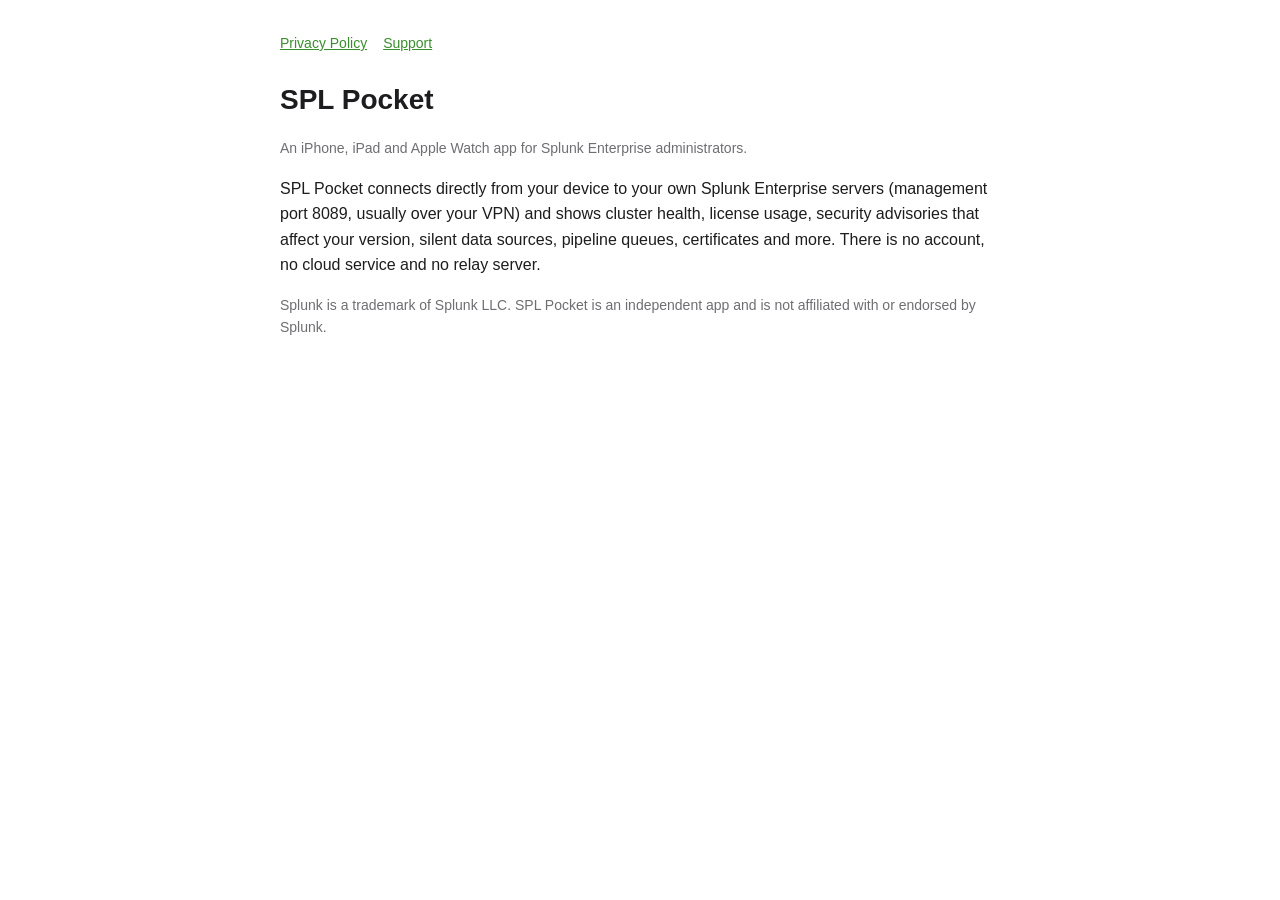
<file: index.html>
<!doctype html>
<html lang="en"><head><meta charset="utf-8"><meta name="viewport" content="width=device-width, initial-scale=1">
<title>SPL Pocket</title><link rel="stylesheet" href="style.css"></head>
<body><main>
<nav><a href="privacy.html">Privacy Policy</a><a href="support.html">Support</a></nav>
<h1>SPL Pocket</h1>
<p class="muted">An iPhone, iPad and Apple Watch app for Splunk Enterprise administrators.</p>
<p>SPL Pocket connects directly from your device to your own Splunk Enterprise servers (management port 8089, usually over your VPN) and shows cluster health, license usage, security advisories that affect your version, silent data sources, pipeline queues, certificates and more. There is no account, no cloud service and no relay server.</p>
<p class="muted">Splunk is a trademark of Splunk LLC. SPL Pocket is an independent app and is not affiliated with or endorsed by Splunk.</p>
</main></body></html>
</file>
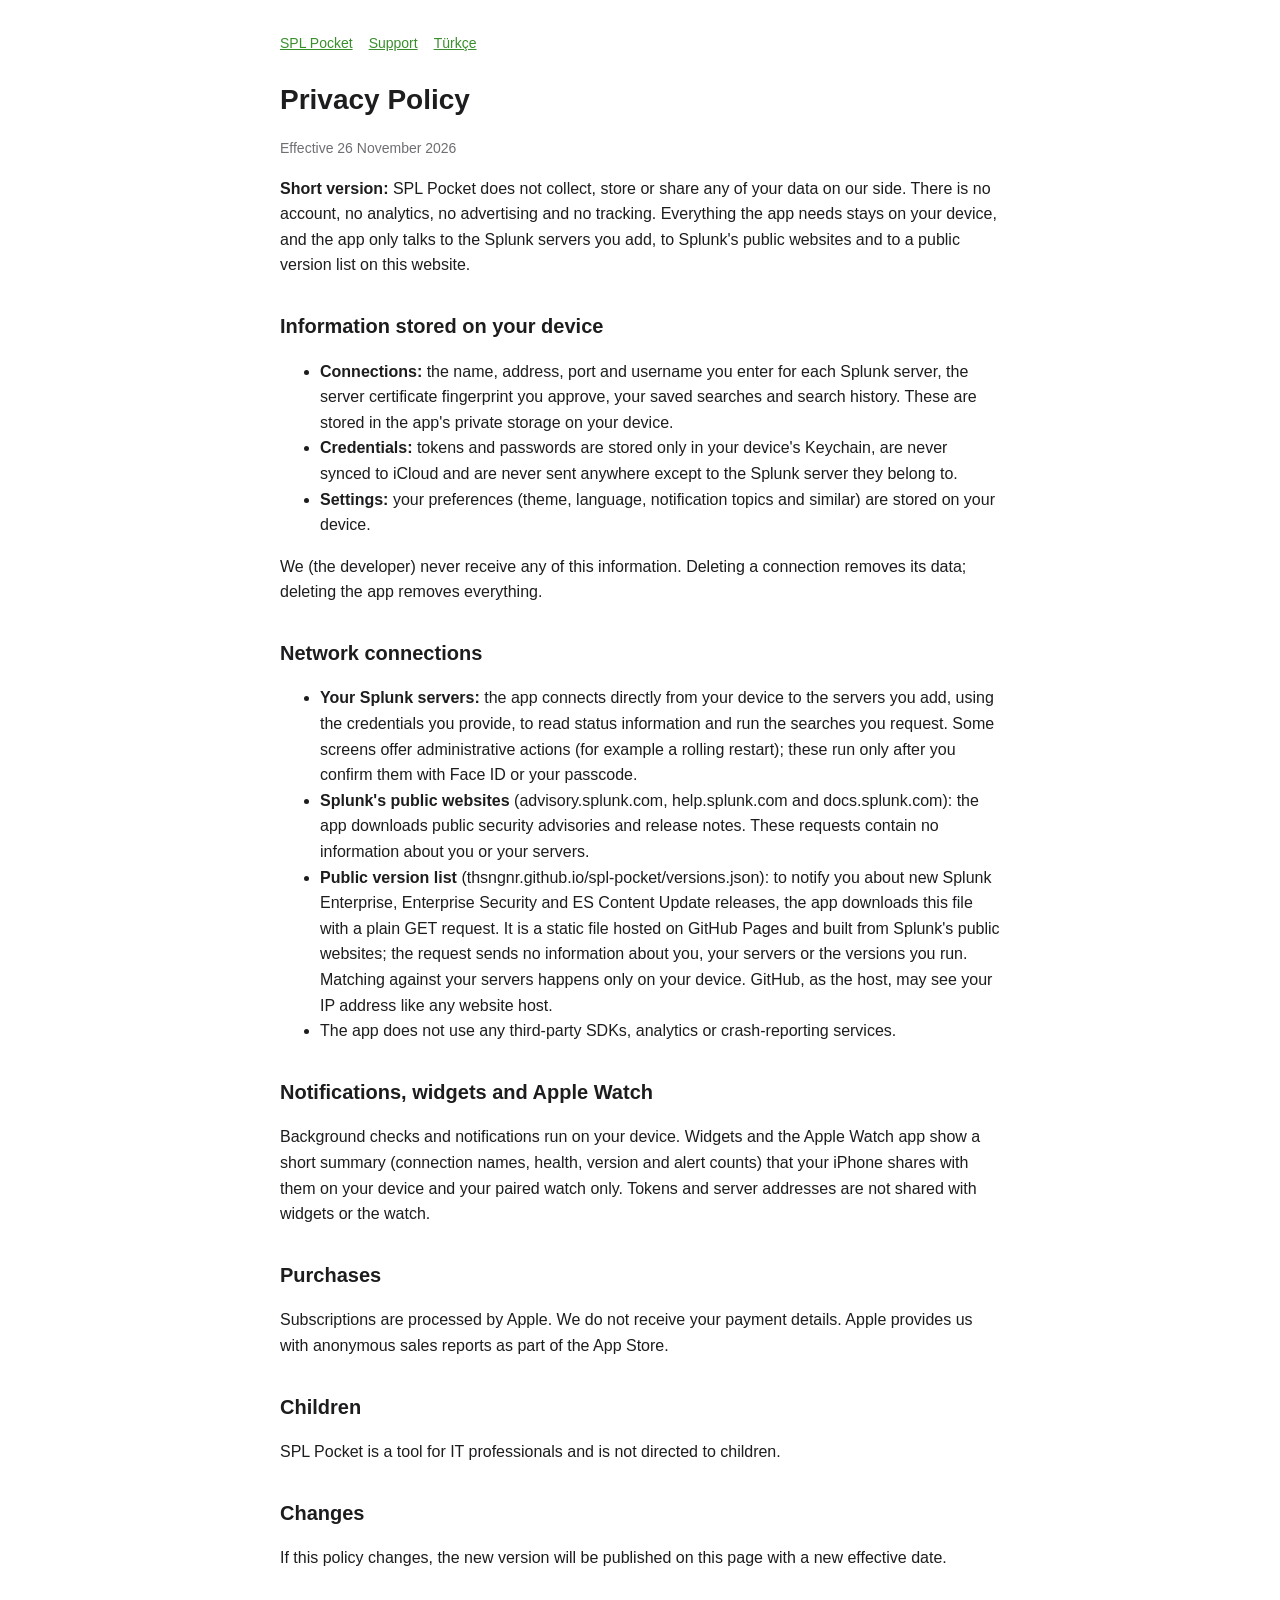
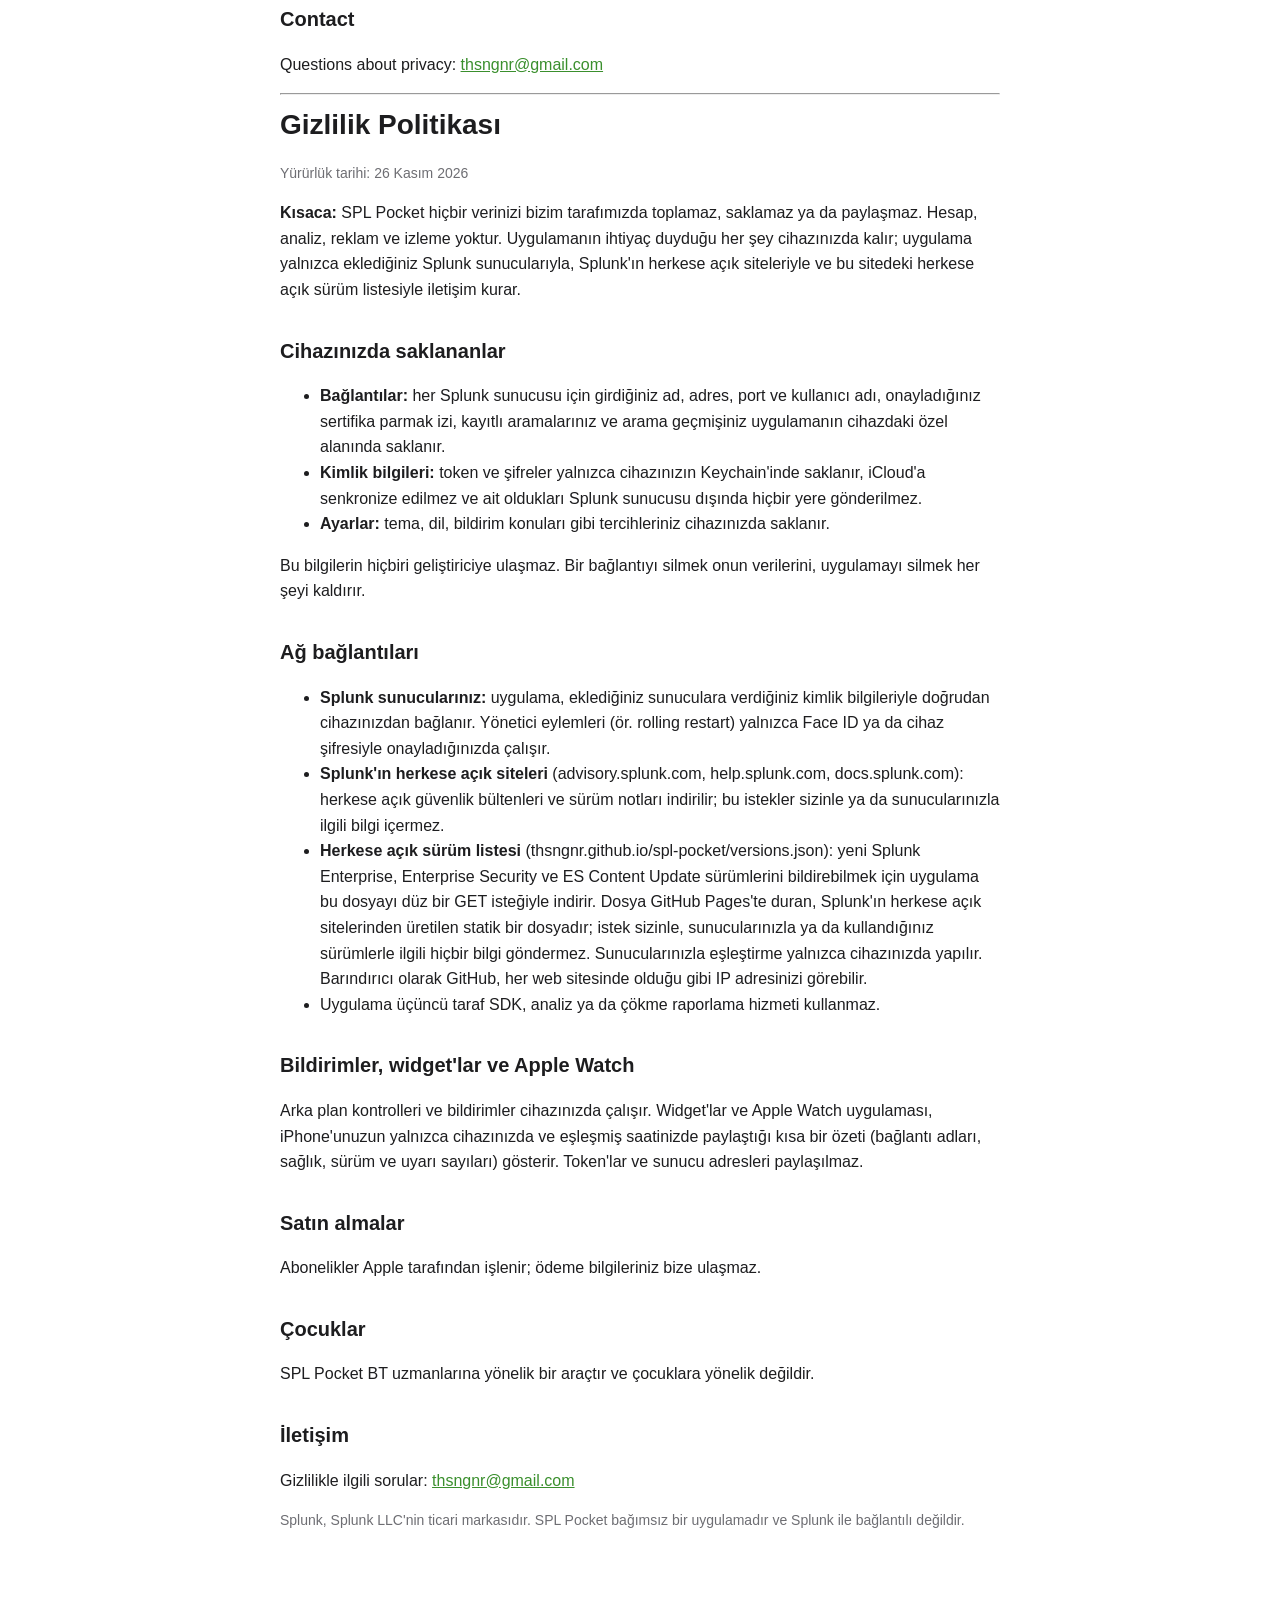
<file: privacy.html>
<!doctype html>
<html lang="en"><head><meta charset="utf-8"><meta name="viewport" content="width=device-width, initial-scale=1">
<title>SPL Pocket – Privacy Policy</title><link rel="stylesheet" href="style.css"></head>
<body><main>
<nav><a href="index.html">SPL Pocket</a><a href="support.html">Support</a><a href="#tr">Türkçe</a></nav>
<h1>Privacy Policy</h1>
<p class="muted">Effective 26 November 2026</p>

<p><strong>Short version:</strong> SPL Pocket does not collect, store or share any of your data on our side. There is no account, no analytics, no advertising and no tracking. Everything the app needs stays on your device, and the app only talks to the Splunk servers you add, to Splunk's public websites and to a public version list on this website.</p>

<h2>Information stored on your device</h2>
<ul>
<li><strong>Connections:</strong> the name, address, port and username you enter for each Splunk server, the server certificate fingerprint you approve, your saved searches and search history. These are stored in the app's private storage on your device.</li>
<li><strong>Credentials:</strong> tokens and passwords are stored only in your device's Keychain, are never synced to iCloud and are never sent anywhere except to the Splunk server they belong to.</li>
<li><strong>Settings:</strong> your preferences (theme, language, notification topics and similar) are stored on your device.</li>
</ul>
<p>We (the developer) never receive any of this information. Deleting a connection removes its data; deleting the app removes everything.</p>

<h2>Network connections</h2>
<ul>
<li><strong>Your Splunk servers:</strong> the app connects directly from your device to the servers you add, using the credentials you provide, to read status information and run the searches you request. Some screens offer administrative actions (for example a rolling restart); these run only after you confirm them with Face ID or your passcode.</li>
<li><strong>Splunk's public websites</strong> (advisory.splunk.com, help.splunk.com and docs.splunk.com): the app downloads public security advisories and release notes. These requests contain no information about you or your servers.</li>
<li><strong>Public version list</strong> (thsngnr.github.io/spl-pocket/versions.json): to notify you about new Splunk Enterprise, Enterprise Security and ES Content Update releases, the app downloads this file with a plain GET request. It is a static file hosted on GitHub Pages and built from Splunk's public websites; the request sends no information about you, your servers or the versions you run. Matching against your servers happens only on your device. GitHub, as the host, may see your IP address like any website host.</li>
<li>The app does not use any third-party SDKs, analytics or crash-reporting services.</li>
</ul>

<h2>Notifications, widgets and Apple Watch</h2>
<p>Background checks and notifications run on your device. Widgets and the Apple Watch app show a short summary (connection names, health, version and alert counts) that your iPhone shares with them on your device and your paired watch only. Tokens and server addresses are not shared with widgets or the watch.</p>

<h2>Purchases</h2>
<p>Subscriptions are processed by Apple. We do not receive your payment details. Apple provides us with anonymous sales reports as part of the App Store.</p>

<h2>Children</h2>
<p>SPL Pocket is a tool for IT professionals and is not directed to children.</p>

<h2>Changes</h2>
<p>If this policy changes, the new version will be published on this page with a new effective date.</p>

<h2>Contact</h2>
<p>Questions about privacy: <a href="mailto:thsngnr@gmail.com">thsngnr@gmail.com</a></p>

<hr>
<h1 id="tr">Gizlilik Politikası</h1>
<p class="muted">Yürürlük tarihi: 26 Kasım 2026</p>
<p><strong>Kısaca:</strong> SPL Pocket hiçbir verinizi bizim tarafımızda toplamaz, saklamaz ya da paylaşmaz. Hesap, analiz, reklam ve izleme yoktur. Uygulamanın ihtiyaç duyduğu her şey cihazınızda kalır; uygulama yalnızca eklediğiniz Splunk sunucularıyla, Splunk'ın herkese açık siteleriyle ve bu sitedeki herkese açık sürüm listesiyle iletişim kurar.</p>
<h2>Cihazınızda saklananlar</h2>
<ul>
<li><strong>Bağlantılar:</strong> her Splunk sunucusu için girdiğiniz ad, adres, port ve kullanıcı adı, onayladığınız sertifika parmak izi, kayıtlı aramalarınız ve arama geçmişiniz uygulamanın cihazdaki özel alanında saklanır.</li>
<li><strong>Kimlik bilgileri:</strong> token ve şifreler yalnızca cihazınızın Keychain'inde saklanır, iCloud'a senkronize edilmez ve ait oldukları Splunk sunucusu dışında hiçbir yere gönderilmez.</li>
<li><strong>Ayarlar:</strong> tema, dil, bildirim konuları gibi tercihleriniz cihazınızda saklanır.</li>
</ul>
<p>Bu bilgilerin hiçbiri geliştiriciye ulaşmaz. Bir bağlantıyı silmek onun verilerini, uygulamayı silmek her şeyi kaldırır.</p>
<h2>Ağ bağlantıları</h2>
<ul>
<li><strong>Splunk sunucularınız:</strong> uygulama, eklediğiniz sunuculara verdiğiniz kimlik bilgileriyle doğrudan cihazınızdan bağlanır. Yönetici eylemleri (ör. rolling restart) yalnızca Face ID ya da cihaz şifresiyle onayladığınızda çalışır.</li>
<li><strong>Splunk'ın herkese açık siteleri</strong> (advisory.splunk.com, help.splunk.com, docs.splunk.com): herkese açık güvenlik bültenleri ve sürüm notları indirilir; bu istekler sizinle ya da sunucularınızla ilgili bilgi içermez.</li>
<li><strong>Herkese açık sürüm listesi</strong> (thsngnr.github.io/spl-pocket/versions.json): yeni Splunk Enterprise, Enterprise Security ve ES Content Update sürümlerini bildirebilmek için uygulama bu dosyayı düz bir GET isteğiyle indirir. Dosya GitHub Pages'te duran, Splunk'ın herkese açık sitelerinden üretilen statik bir dosyadır; istek sizinle, sunucularınızla ya da kullandığınız sürümlerle ilgili hiçbir bilgi göndermez. Sunucularınızla eşleştirme yalnızca cihazınızda yapılır. Barındırıcı olarak GitHub, her web sitesinde olduğu gibi IP adresinizi görebilir.</li>
<li>Uygulama üçüncü taraf SDK, analiz ya da çökme raporlama hizmeti kullanmaz.</li>
</ul>
<h2>Bildirimler, widget'lar ve Apple Watch</h2>
<p>Arka plan kontrolleri ve bildirimler cihazınızda çalışır. Widget'lar ve Apple Watch uygulaması, iPhone'unuzun yalnızca cihazınızda ve eşleşmiş saatinizde paylaştığı kısa bir özeti (bağlantı adları, sağlık, sürüm ve uyarı sayıları) gösterir. Token'lar ve sunucu adresleri paylaşılmaz.</p>
<h2>Satın almalar</h2>
<p>Abonelikler Apple tarafından işlenir; ödeme bilgileriniz bize ulaşmaz.</p>
<h2>Çocuklar</h2>
<p>SPL Pocket BT uzmanlarına yönelik bir araçtır ve çocuklara yönelik değildir.</p>
<h2>İletişim</h2>
<p>Gizlilikle ilgili sorular: <a href="mailto:thsngnr@gmail.com">thsngnr@gmail.com</a></p>
<p class="muted">Splunk, Splunk LLC'nin ticari markasıdır. SPL Pocket bağımsız bir uygulamadır ve Splunk ile bağlantılı değildir.</p>
</main></body></html>
</file>
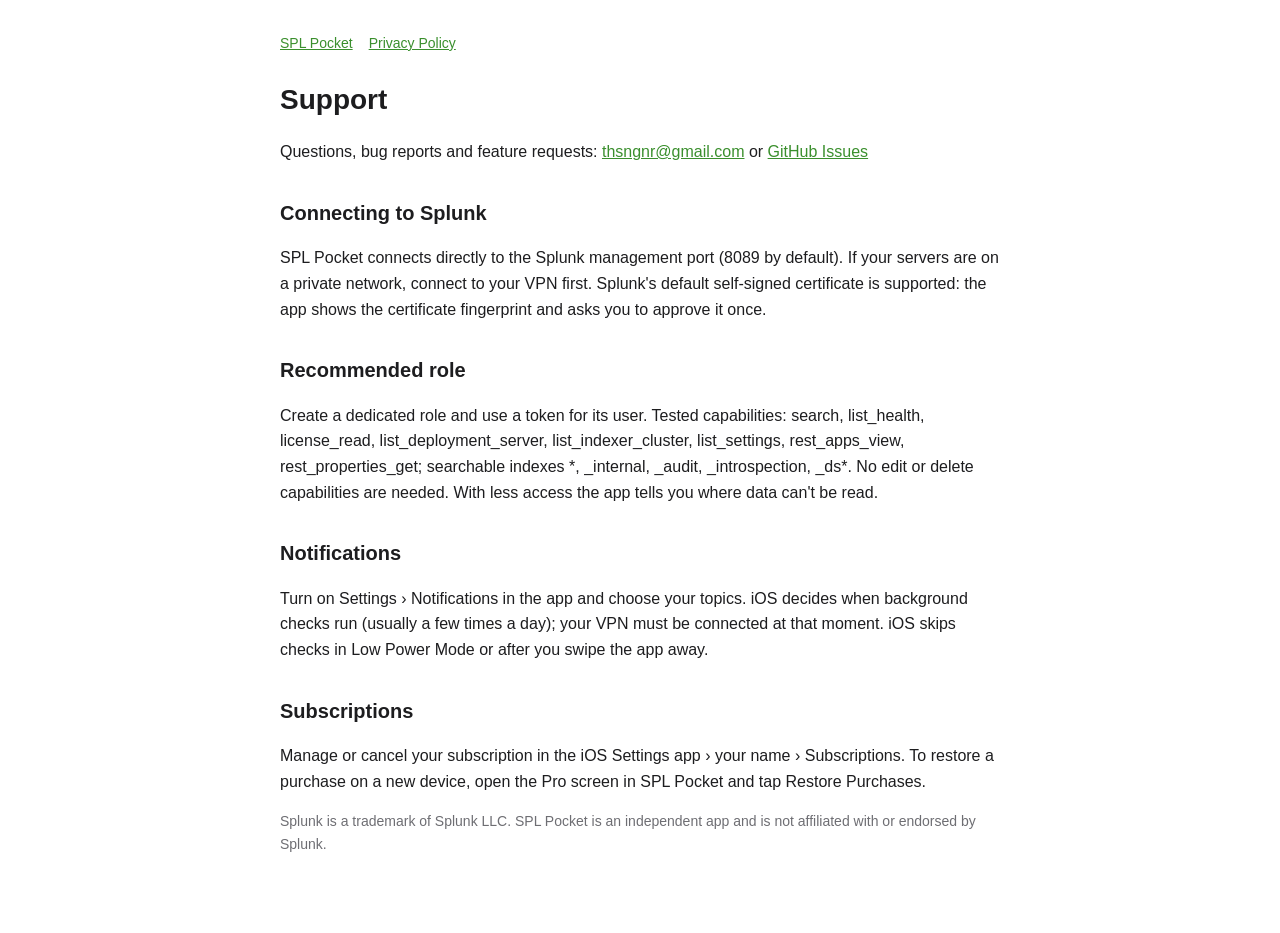
<file: support.html>
<!doctype html>
<html lang="en"><head><meta charset="utf-8"><meta name="viewport" content="width=device-width, initial-scale=1">
<title>SPL Pocket – Support</title><link rel="stylesheet" href="style.css"></head>
<body><main>
<nav><a href="index.html">SPL Pocket</a><a href="privacy.html">Privacy Policy</a></nav>
<h1>Support</h1>
<p>Questions, bug reports and feature requests: <a href="mailto:thsngnr@gmail.com">thsngnr@gmail.com</a> or <a href="https://github.com/thsngnr/spl-pocket/issues">GitHub Issues</a></p>

<h2>Connecting to Splunk</h2>
<p>SPL Pocket connects directly to the Splunk management port (8089 by default). If your servers are on a private network, connect to your VPN first. Splunk's default self-signed certificate is supported: the app shows the certificate fingerprint and asks you to approve it once.</p>

<h2>Recommended role</h2>
<p>Create a dedicated role and use a token for its user. Tested capabilities: search, list_health, license_read, list_deployment_server, list_indexer_cluster, list_settings, rest_apps_view, rest_properties_get; searchable indexes *, _internal, _audit, _introspection, _ds*. No edit or delete capabilities are needed. With less access the app tells you where data can't be read.</p>

<h2>Notifications</h2>
<p>Turn on Settings › Notifications in the app and choose your topics. iOS decides when background checks run (usually a few times a day); your VPN must be connected at that moment. iOS skips checks in Low Power Mode or after you swipe the app away.</p>

<h2>Subscriptions</h2>
<p>Manage or cancel your subscription in the iOS Settings app › your name › Subscriptions. To restore a purchase on a new device, open the Pro screen in SPL Pocket and tap Restore Purchases.</p>

<p class="muted">Splunk is a trademark of Splunk LLC. SPL Pocket is an independent app and is not affiliated with or endorsed by Splunk.</p>
</main></body></html>
</file>
<file: style.css>
:root { color-scheme: light dark; --fg:#1d1d1f; --muted:#6e6e73; --bg:#ffffff; --accent:#3a8f2d; }
@media (prefers-color-scheme: dark) { :root { --fg:#f5f5f7; --muted:#a1a1a6; --bg:#111214; --accent:#65c94f; } }
body { margin:0; background:var(--bg); color:var(--fg); font:16px/1.6 -apple-system, BlinkMacSystemFont, "Segoe UI", Roboto, sans-serif; }
main { max-width: 720px; margin: 0 auto; padding: 32px 16px 64px; }
h1 { font-size: 28px; margin: 0 0 4px; } h2 { font-size: 20px; margin-top: 32px; }
.muted { color: var(--muted); font-size: 14px; } a { color: var(--accent); }
nav { margin-bottom: 24px; font-size: 14px; } nav a { margin-right: 16px; }
</file>
